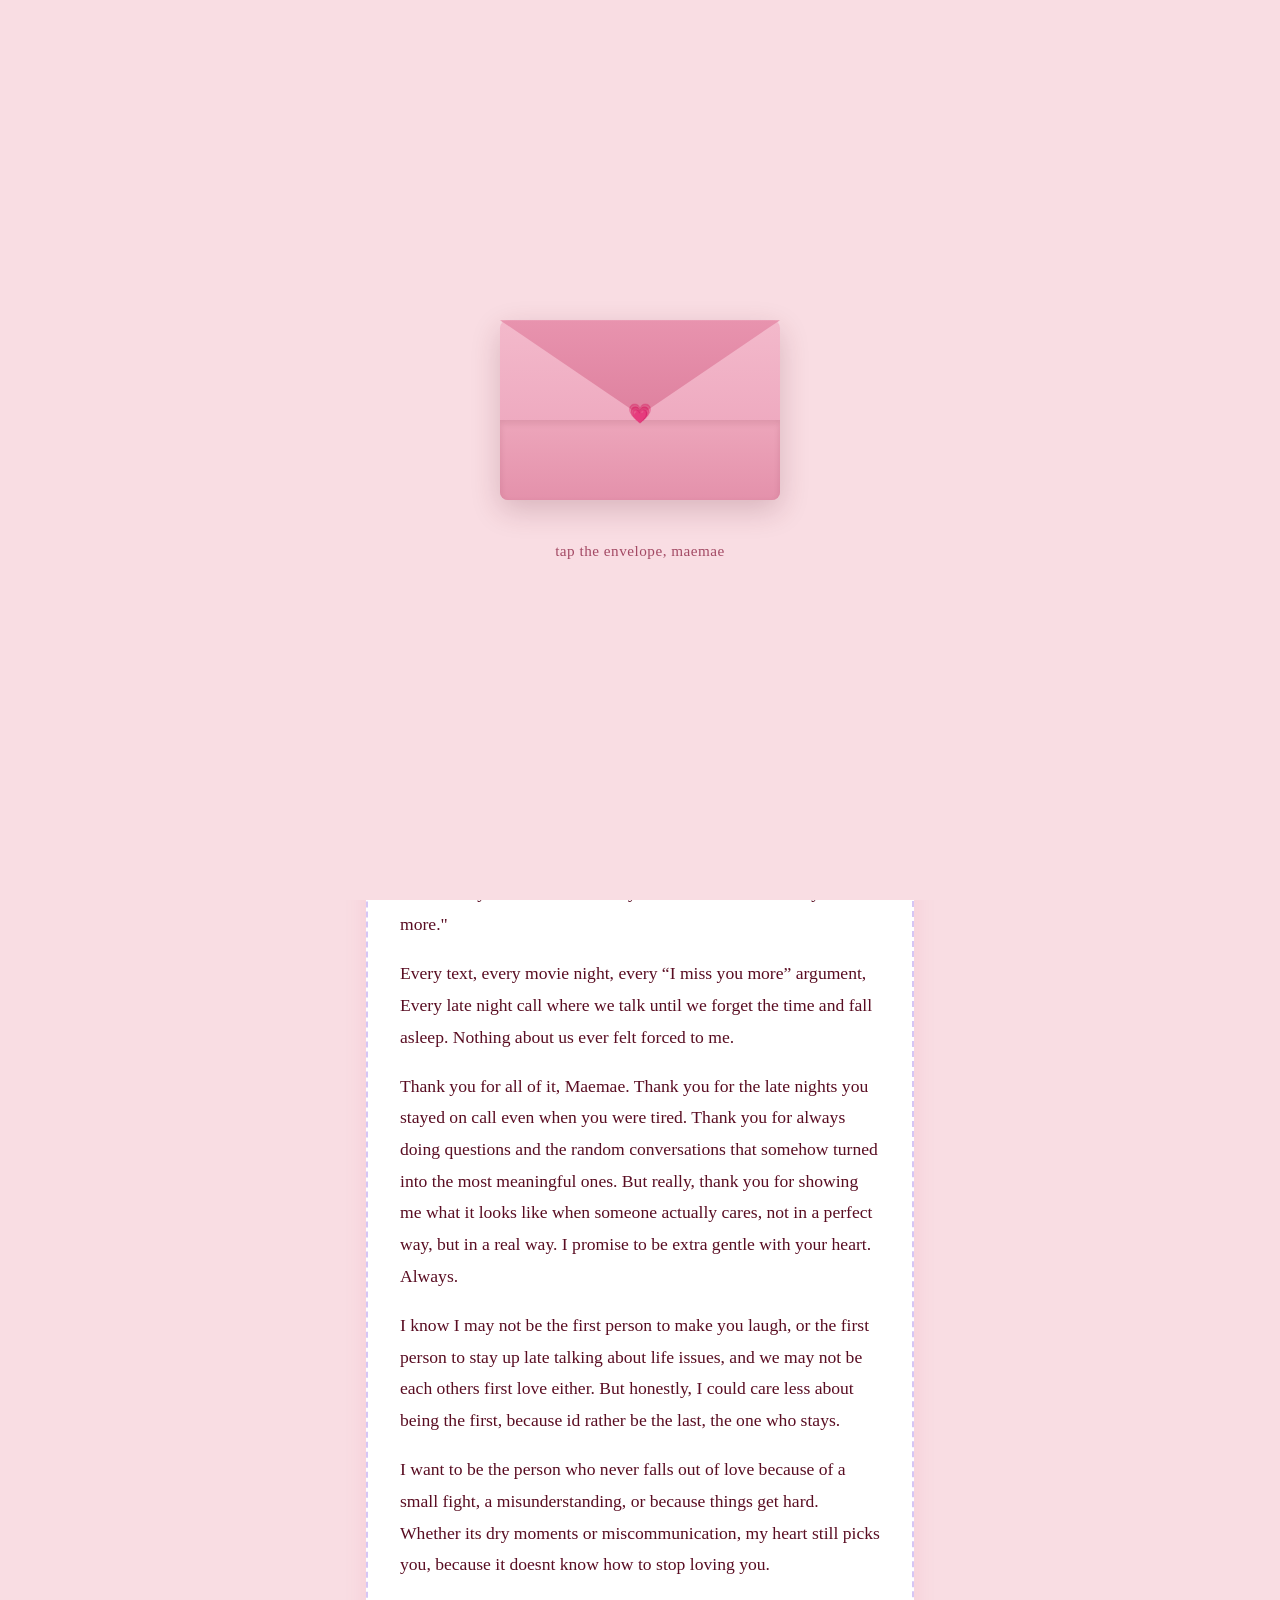
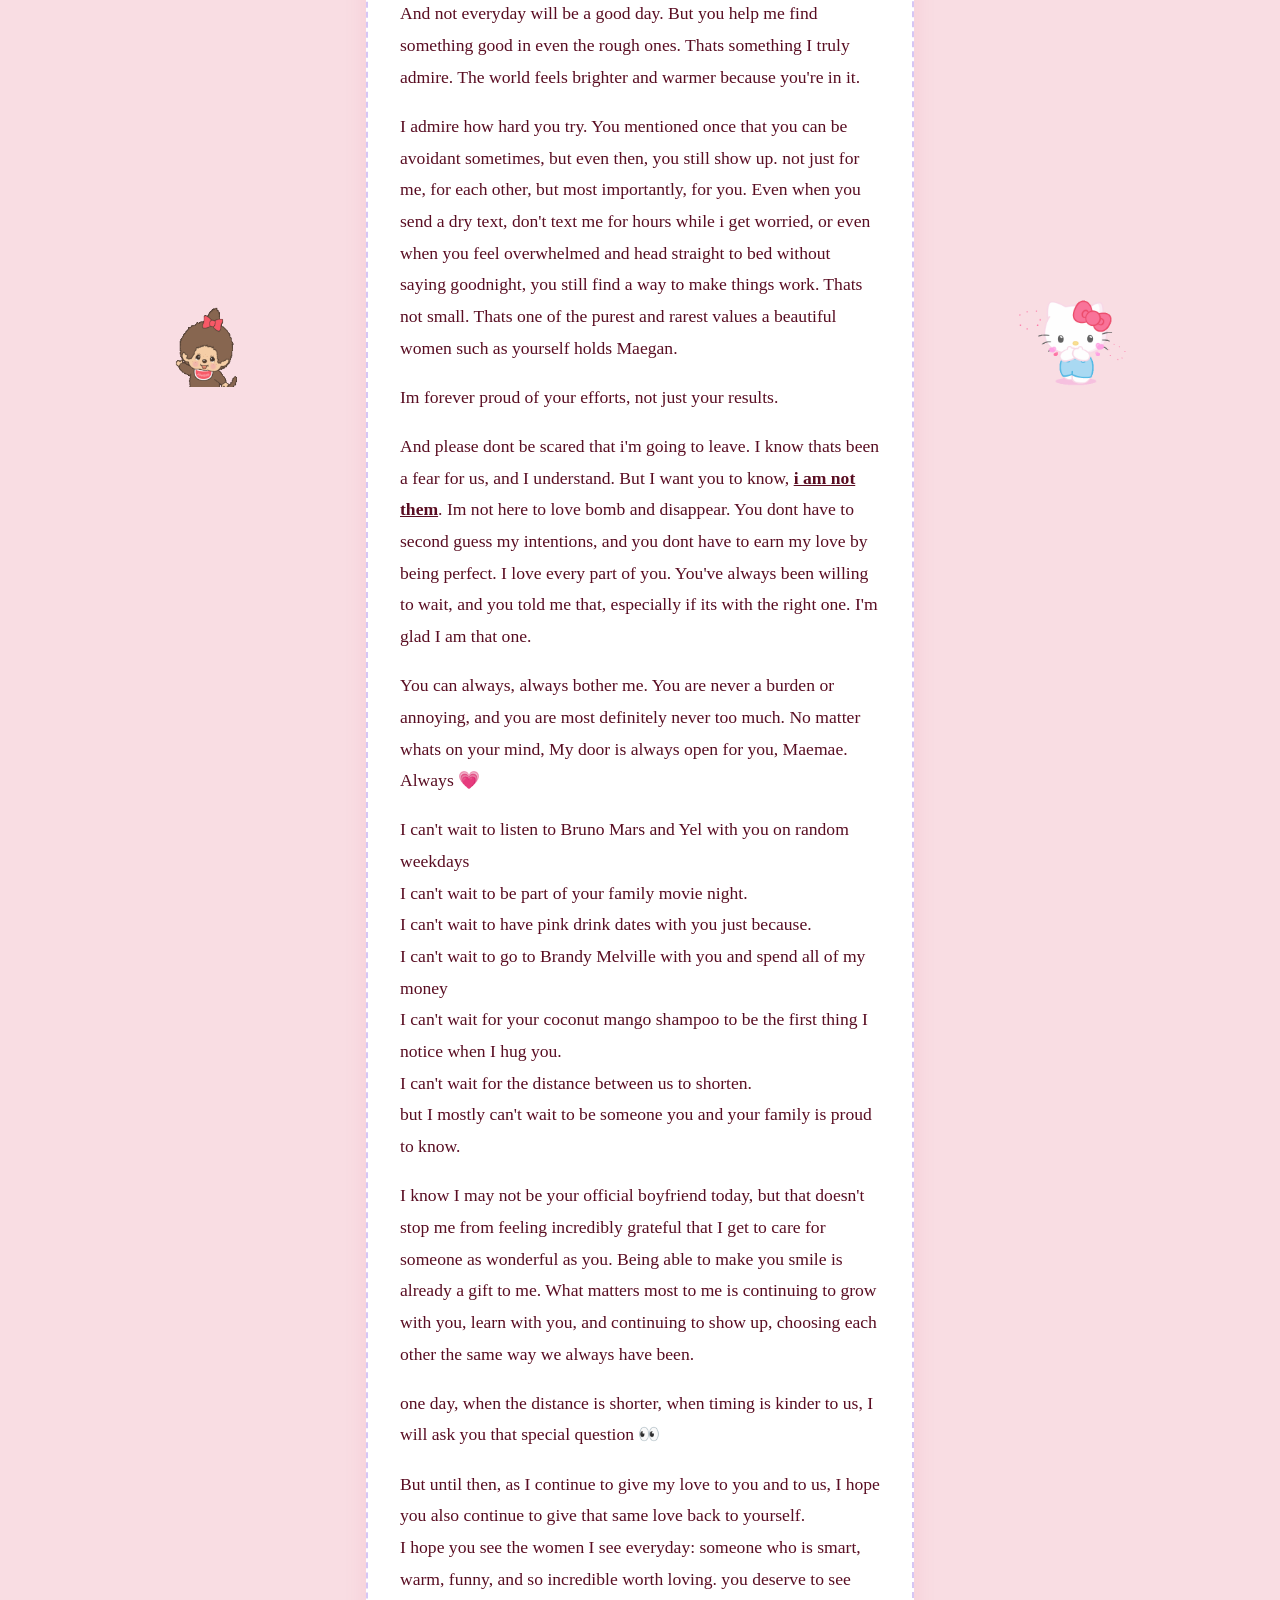
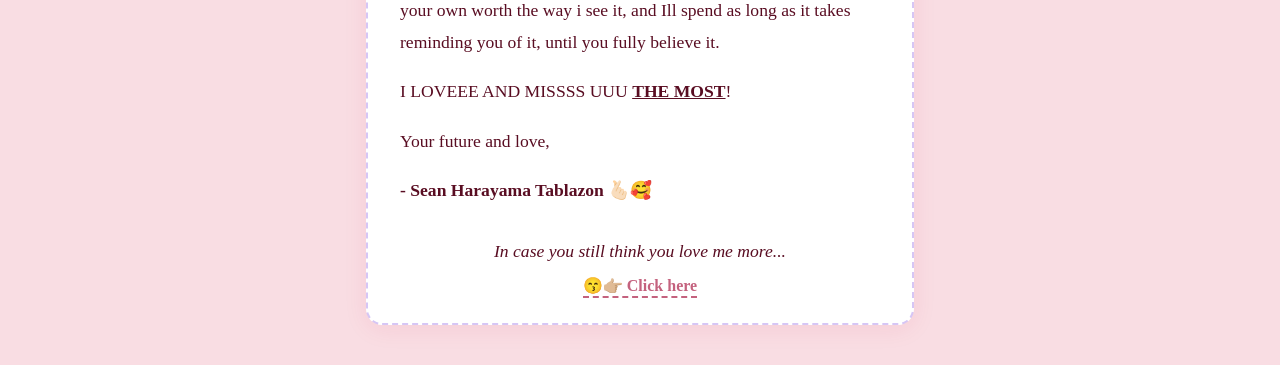
<file: index.html>
<!DOCTYPE html>
<html>
    <head>
        <title>For you maemae 🤍</title>

        <!-- this will load the google font "love light" so that h1 can be used for it-->
        <link rel="preconnect" href="https://fonts.googleapis.com">
        <link rel="preconnect" href="https://fonts.gstatic.com" crossorigin>
        <link href="https://fonts.googleapis.com/css2?family=Quicksand:wght@700&display=swap" rel="stylesheet">

        
        <!-- This connects the html to CSS file so the page creates more clean and cute format -->
        <link rel="stylesheet" href="style.css">
    </head>
    <body>

        <!-- ============================= -->
        <!-- ENVELOPE INTRO OVERLAY -->
        <!-- Sits on top of everything else until clicked, then opens and reveals the page underneath -->
        <!-- ============================= -->
        <div class="envelope-overlay" id="envelopeOverlay">
            <div class="envelope-scene">
                <div class="envelope" id="envelope">
                    <!-- solid envelope body (the base rectangle) -->
                    <div class="envelope-body"></div>
                    <!-- white letter, mostly tucked behind the pocket, just a sliver peeks out under the flap -->
                    <div class="letter-inside">
                        <span>🤍</span>
                    </div>
                    <!-- front pocket — sits on top of the letter so it reads as "inside" the envelope, not floating below it -->
                    <div class="envelope-pocket"></div>
                    <!-- the triangular flap that folds down over the top, this is what animates open -->
                    <div class="envelope-flap"></div>
                    <!-- little heart "seal" sitting at the tip of the flap -->
                    <div class="envelope-seal">💗</div>
                </div>
                <p class="envelope-hint" id="envelopeHint">tap the envelope, maemae</p>
            </div>
        </div>

        <!-- Corner Flowers: these sit in the corners -->
        <span class="corner tl">🌷</span>
        <span class="corner tr">🌹</span>

        <!-- Main title of the page -->
        <h1>Hiiii Beautiful</h1>

        <br />
        <!-- Floating hearts row -->
        <div class="hearts">
            <span>❤️</span>
            <span>🤍</span>
            <span>❤️</span>
            <span>🤍</span>
            <span>❤️</span>
        </div>

        <!-- Floating text art — the whole thing moves as one piece -->
        <!--
        <div class="float-art">
            <pre>
   ⣠⡶⢶⣦⠀⠀⠀⣠⡶⢶⣄⠀⠀⠀⠀⠀⠀⠀⠀⠀⠀⠀⠀⠀⠀⠀⠀⠀
⠀⢰⡟⠀⠀⢹⣧⠀⣸⠏⠀⠀⢻⡆⠀⠀⠀⠀⠀⠀⠀⠀⠀⠀⠀⠀⠀⠀⠀⠀
⠀⣿⠁⠀⠀⠀⢿⣴⡿⠀⠀⠀⢸⡇⠀⠀⠀⠀⠀⠀⠀⠀⠀⠀⠀⠀⠀⠀⠀⠀
⠀⣿⠀⠀⠀⠀⢸⣿⠇⠀⠀⠀⢸⡇⠀⠀⠀⠀⠀⠀⠀⠀⠀⠀⠀⠀⠀⠀⠀⠀
⠀⢿⡆⠀⠀⠀⠈⣿⠀⠀⠀⠀⣸⡇⠀⠀⠀⠀⠀⠀⠀⠀⣀⣀⡀⠀⠀⠀⠀⠀
⠀⢸⣷⠀⠀⠀⠀⠀⠀⠀⠀⢰⣟⠀⠀⠀⣀⣀⣀⣀⣀⣾⠋⠉⠹⣇⠀⠀⠀⠀
⠀⣰⡿⠀⠀⠀⠀⠀⠀⠀⠀⠀⠹⣧⣶⠞⠋⠉⠀⠈⠉⠃⠀⠀⢠⡟⠀⠀⠀⠀
⢠⡿⠀⠀⠀⠀⠀⠀⠀⠀⠀⠀⠀⢹⡇⠀⠀⠀⠀⠀⠀⠀⠀⠀⠈⠻⣦⡀⠀⠀
⣸⡇⠀⠀⠀⠀⠀⠀⠀⠀⠀⠀⠀⢘⣷⠀⠀⠀⠀⠀⠀⠀⠀⠀⠀⠀⠘⢷⣄⠀
⢿⡇⠸⣿⠀⠀⠀⠀⠀⠀⣴⣆⠀⢸⡏⠀⠀⠀⠀⠀⠀⠀⠀⠀⠀⠀⠀⠀⢻⡆
⠸⣧⡀⠀⠀⢀⣶⣶⡆⠀⠈⠁⣰⡟⠁⠀⠀⠀⠀⠀⠀⠀⢀⣀⠀⠀⠀⠀⣸⡇
⠀⠙⠻⣦⣄⣀⣀⣈⣁⣀⣤⠾⠋⠀⠀⠀⠀⠀⣀⣠⣴⡶⢿⡿⠿⠶⣶⠶⠟⠀
⠀⠀⢠⡟⠉⢙⣿⠛⠋⠉⠁⠀⠀⣀⣠⣴⠶⠟⠛⠉⠀⠀⠀⠀⠀⠀⠀⠀⠀⠀
⠀⠀⠘⢿⣤⣘⣿⡀⠀⠀⢀⣴⡿⠋⠉⠀⠀⠀⠀⠀⠀⠀⠀⠀⠀⠀⠀⠀⠀⠀
⠀⠀⠀⠀⠈⠉⠙⠛⠻⠿⠛⠉⠀⠀⠀⠀⠀⠀⠀⠀⠀⠀⠀⠀⠀⠀⠀⠀⠀⠀
            </pre>
        </div>
        -->

        <!-- The GIF above the letter card (MIFFY) -->
        <div class="above-gif">
            <img src="miffy.gif" alt="miffy gif">
        </div>

        <div class="card-wrapper">
            <!-- Left Side GIF (MILK AND MOCHA)-->
            <img class="side-gif" 
            src="monchhichi-love-you.gif"
            alt="monchhichi">

            <!-- entire letter text itself -->
            <div class="letter">

                <h3>Dear Maegan Li,</h3><br /><br />
            
                <p>
                    This is your future and forever loving nerdy bf/huband, Sean 😙😎
                </p> <br/>
                <p>
                    Happy National GF's day my love!
                </p>
                <p>
                    To be honest, I dont even know where to start, because theres just so much to talk about. 
                    you went from being such a great person in my life to becoming the most important part of it.
                </p>
                <p>
                    Its actually kind of funny, when we were still just friends catching up every now and then, we'd both talk about how hard love was. 
                    How we couldn't seem to find it. And the whole time, it was right in front of us. I love how we started as friends, 
                    how we went from "I care about you more" to "I miss you more" to now "I love you more."
                </p>
                <!-- 
                <p>
                    Even with the distance between the two of us, you've made things feel close.
                    I love how honest we both are with each other. The fact that we can still talk about anything, 
                    reassure each other more and more, and be patient with one another means so much more than you probably realize.
                </p>
                -->
                <p>
                    Every text, every movie night, every “I miss you more” argument,  
                    Every late night call where we talk until we forget the time and fall asleep. Nothing about us ever felt forced to me. 
                </p>
                <!--- lines archived in paragraph below:
                    Thank you for being the reason I wanna wake up two hrs early to catch you before u start ur day. 

                -->
                <p>
                    Thank you for all of it, Maemae. Thank you for the late nights you stayed on call even when you were tired. 
                    Thank you for always doing questions and the 
                    random conversations that somehow turned into the most meaningful ones. 
                    But really, thank you for showing me what it looks like when someone actually cares, not in a perfect way, but in a real way. 
                    I promise to be extra gentle with your heart. Always.
                </p>
                <p>
                    I know I may not be the first person to make you laugh, or the first person to stay up late talking about life issues, 
                    and we may not be each others first love either. But honestly, I could care less about being the first, 
                    because id rather be the last, the one who stays. 
                </p>
                <p>
                    I want to be the person who never falls out of love because of a small fight, a misunderstanding, or because things get hard. 
                    Whether its dry moments or miscommunication,
                    my heart still picks you, because it doesnt know how to stop loving you.
                </p>
                <p>
                    And not everyday will be a good day. But you help me find something good in even the rough ones. Thats 
                    something I truly admire. The world feels brighter and warmer because you're in it.
                </p>
                <!-- 
                <p>
                    Thats actually why you remind me of a flamingo. <br/>
                    Remember when we asked each other what animal reminded us of each other?
                </p>
                <p>
                    It probably sounds random at first, but 
                    their colors are soft but vibrant, and no matter their environment, they naturally catch your attention, 
                    and they do it just by being exactly who they are. Thats when I knew one thing: Loving you felt natural.
                </p>
                -->
                <p>
                    I admire how hard you try. You mentioned once that you can be avoidant sometimes, 
                    but even then, you still show up. not just for me, for each other, but most importantly, for you. 
                    Even when you send a dry text, don't text me for hours while i get worried, or even when you feel overwhelmed and 
                    head straight to bed without saying goodnight, 
                    you still find a way to make things work. 
                    Thats not small. Thats one of the purest and rarest values a beautiful women such as yourself holds Maegan.
                </p>
                <p>
                    Im forever proud of your efforts, not just your results.
                </p>
                <p>
                    And please dont be scared that i'm going to leave. I know thats been a fear for us, and I understand. 
                    But I want you to know, <u><strong>i am not them</strong></u>. Im not here to love bomb and disappear. 
                    You dont have to second guess my intentions, and you dont have to earn my love by being perfect. I love every part of you. 
                    You've always been willing to wait, and you told me that, especially if its with the right one. I'm glad I am that one.
                </p>
                <p>
                    You can always, always bother me. You are never a burden or annoying, and you 
                    are most definitely never too much. No matter whats on your mind,  My door is always open for you, Maemae. Always 💗
                </p>
                <!-- I'd rather have 
                    you tell me whats in your heart than sit with it alone.
                <p>
                    And I hope you know, Im not saying all of this just to sound sweet or to make some perfect love letter. 
                    but because my heart knows the right things to say when it involves you. 
                    what i say may not always sound perfect, but its pure and honest. And maybe thats what makes it perfect. 
                    Every word comes from the real me, 
                    the me that wants to cherish you with love and appreciation, and celebrate all of your moments, big and small.
                </p>
                -->
                <p>
                    I can't wait to listen to Bruno Mars and Yel with you on random weekdays <br/>
                    <!-- I can't wait to always wait for your notifications and calls <br/> -->
                    <!-- I can't wait to argue over who gets the last Xtra Flamin Hot Cheeto during movie night. <br/> -->
                    I can't wait to be part of your family movie night. <br/>
                    <!-- I can't wait to be in each others 7 minutes.<br/> -->
                    I can't wait to have pink drink dates with you just because. <br/>
                    I can't wait to go to Brandy Melville with you and spend all of my money <br/>
                    I can't wait for your coconut mango shampoo to be the first thing I notice when I hug you.<br/>
                    <!-- I can't wait to always hold ur hand, and be by ur presence <br/> -->
                    I can't wait for the distance between us to shorten. <br/>
                    but I mostly can't wait to be someone you and your family is proud to know.<br/>
                </p>
                <p> 
                    <!--
                    Throughout all of the random bullshit we go through, I want to go through it with only you. 
                    Because for once, I found someone that makes every rough moment worth getting through with. 
                    You make it feel right.
                    
                    theres nothing I want more than to spend every moment with my future girlfriend, my future wife, 
                    and the one who makes my world feel right.
                    -->
                </p>
                <p>
                    I know I may not be your official boyfriend today, 
                    but that doesn't stop me from feeling incredibly grateful that I get to care for someone as wonderful as you. 
                    Being able to make you smile is already a gift to me.
                    What matters most to me is continuing to grow with you, learn with you, 
                    and continuing to show up, choosing each other the same way we always have been.
                </p>
                <p>
                    one day, when the distance is shorter, when timing is kinder to us, I will ask you that special question 👀
                </p>
                <p>
                    But until then, as I continue to give my love to you and to us, 
                    I hope you also continue to give that same love back to yourself. <br>
                    I hope you see the women I see everyday: someone who is smart, warm, 
                    funny, and so incredible worth loving. 
                    you deserve to see your own worth the way i see it, and Ill spend as long as 
                    it takes reminding you of it, until you fully believe it.
                </p>
                <p> I LOVEEE AND MISSSS UUU <strong><u>THE MOST</u></strong>!</p>
                <p>
                    Your future and love, <br/>
                </p>

                <h3>- Sean Harayama Tablazon 🫰🏻🥰</h3>


                <div class="proof-link">
                    <p>
                        In case you still think you love me more...
                    </p>

                    <a href="proof.html"> 
                        😙👉🏼 Click here
                    </a>
                </div>
            </div> <!-- end of letter class scope -->

            <!-- right side GIF (HELLO KITTY)-->
            <img class="side-gif" 
            src="hellokittymissyou.gif"
            alt="helloKittyMissYou">
            
        </div> <!-- end of wrapper class scope -->

        <script>
            // Handles the envelope intro: click to open, then the whole overlay
            // fades away so the letter page underneath is revealed.
            const envelope = document.getElementById('envelope');
            const overlay = document.getElementById('envelopeOverlay');
            const hint = document.getElementById('envelopeHint');

            envelope.addEventListener('click', () => {
                // prevent double-clicking from restarting the animation
                if (envelope.classList.contains('open')) return;

                envelope.classList.add('open');
                hint.style.opacity = '0';

                // wait for the flap + letter animation to finish, then fade the whole overlay out
                setTimeout(() => {
                    overlay.classList.add('fade-out');
                }, 1400);

                // after the fade finishes, remove the overlay from the page completely
                // so it doesn't block clicks/scrolling on the letter underneath
                setTimeout(() => {
                    overlay.style.display = 'none';
                }, 2200);
            });
        </script>
    </body>
</html>
</file>
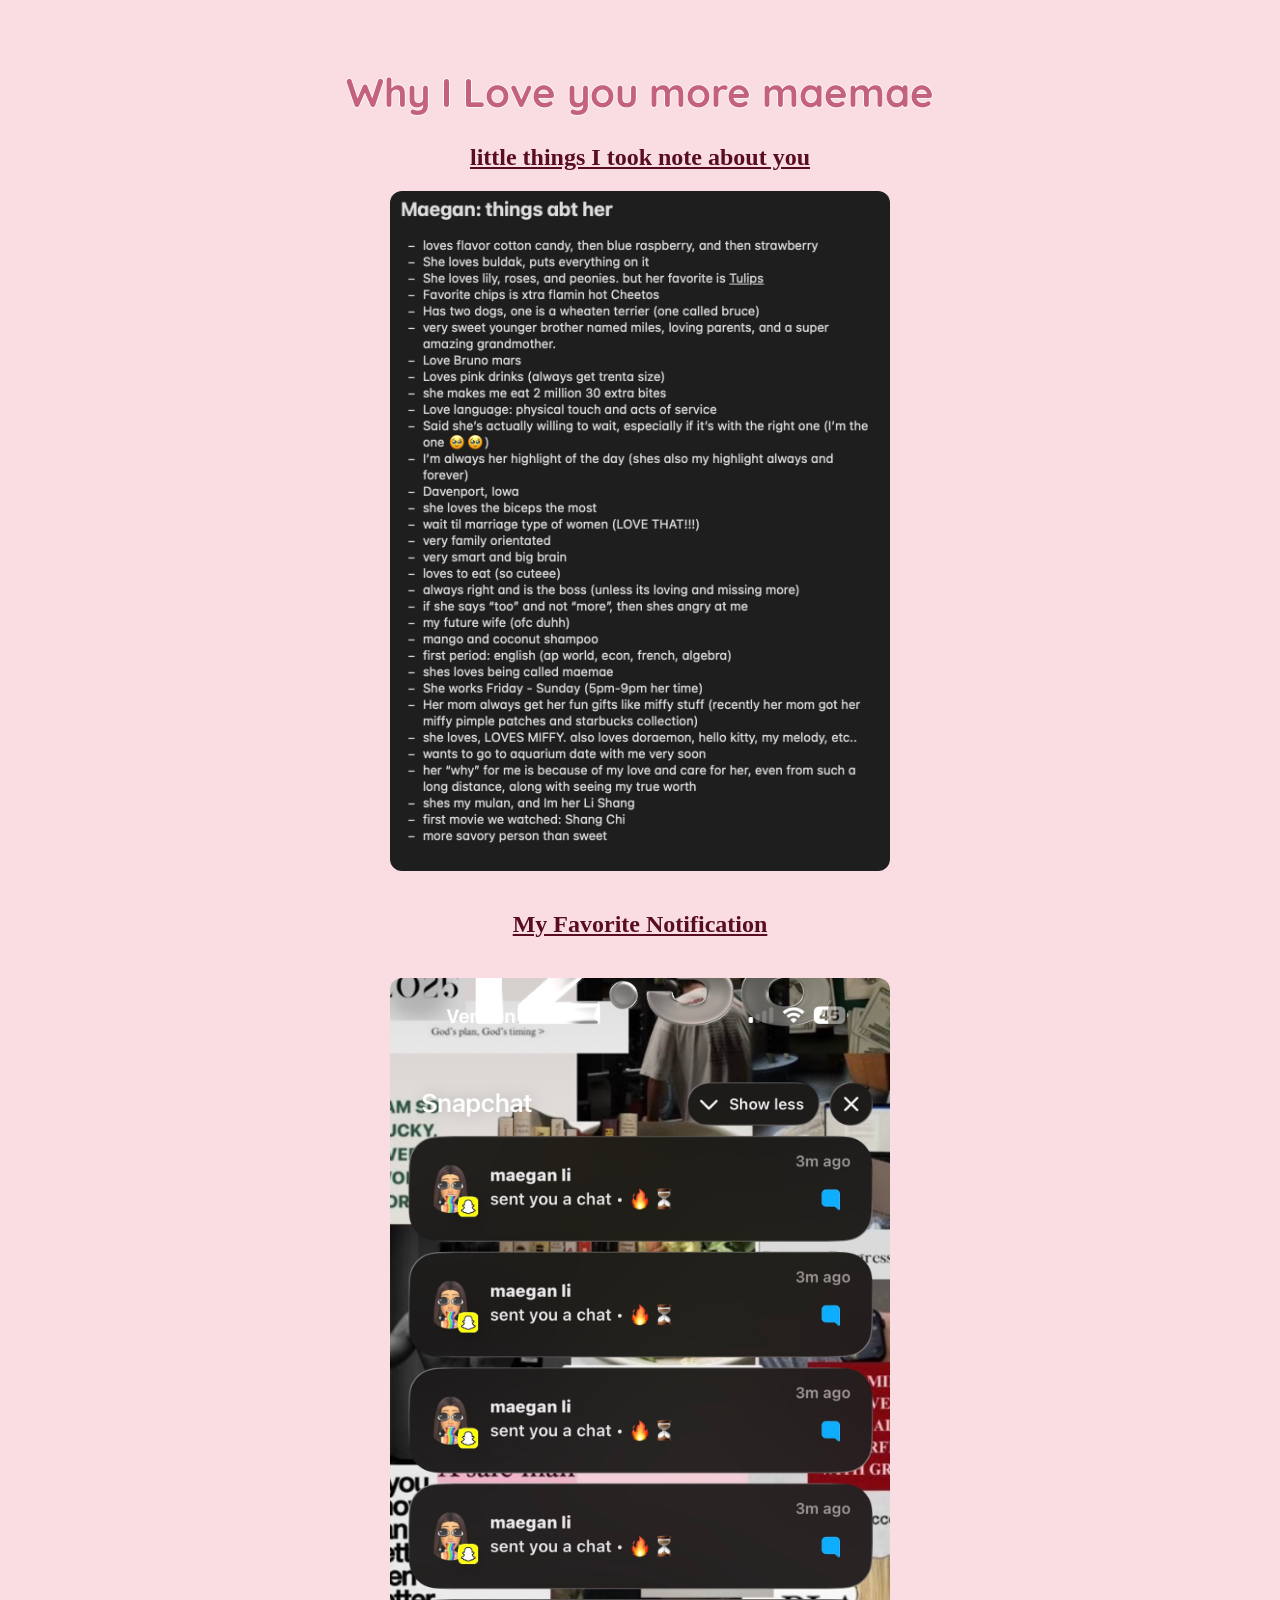
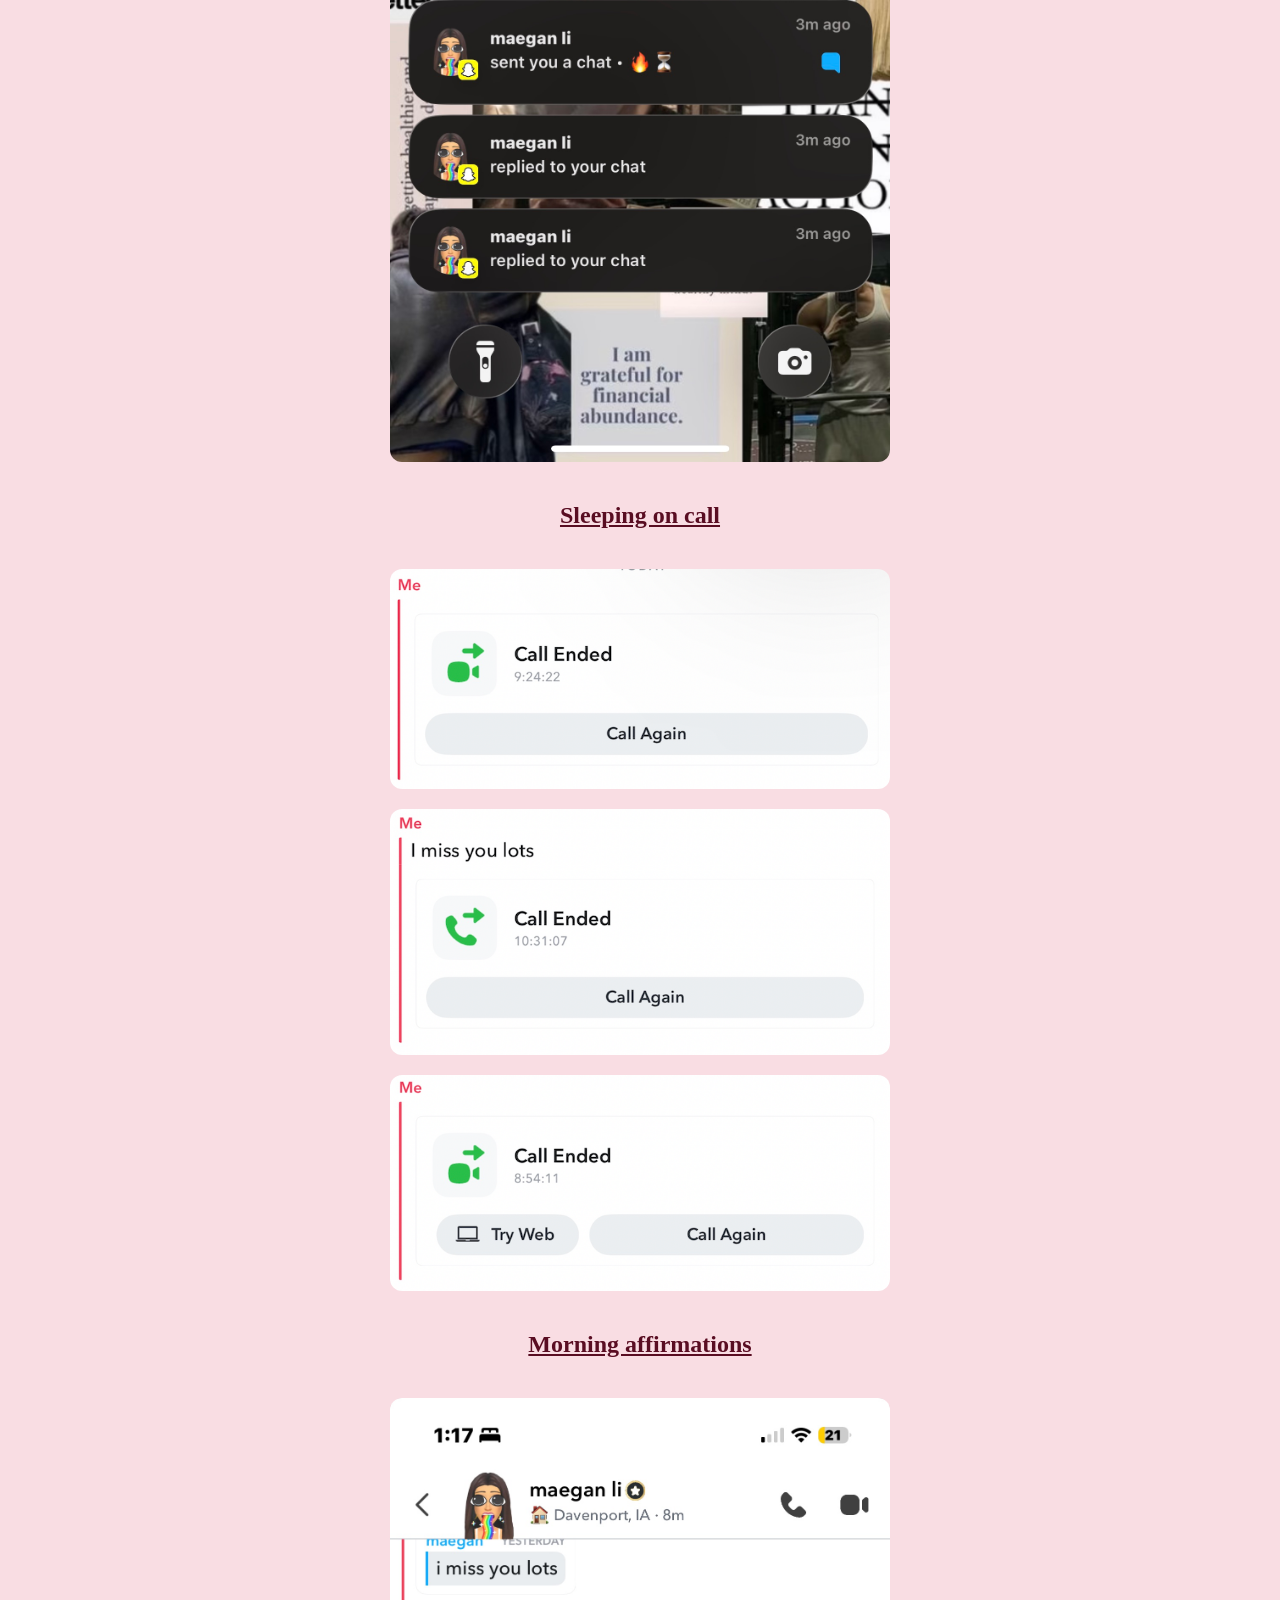
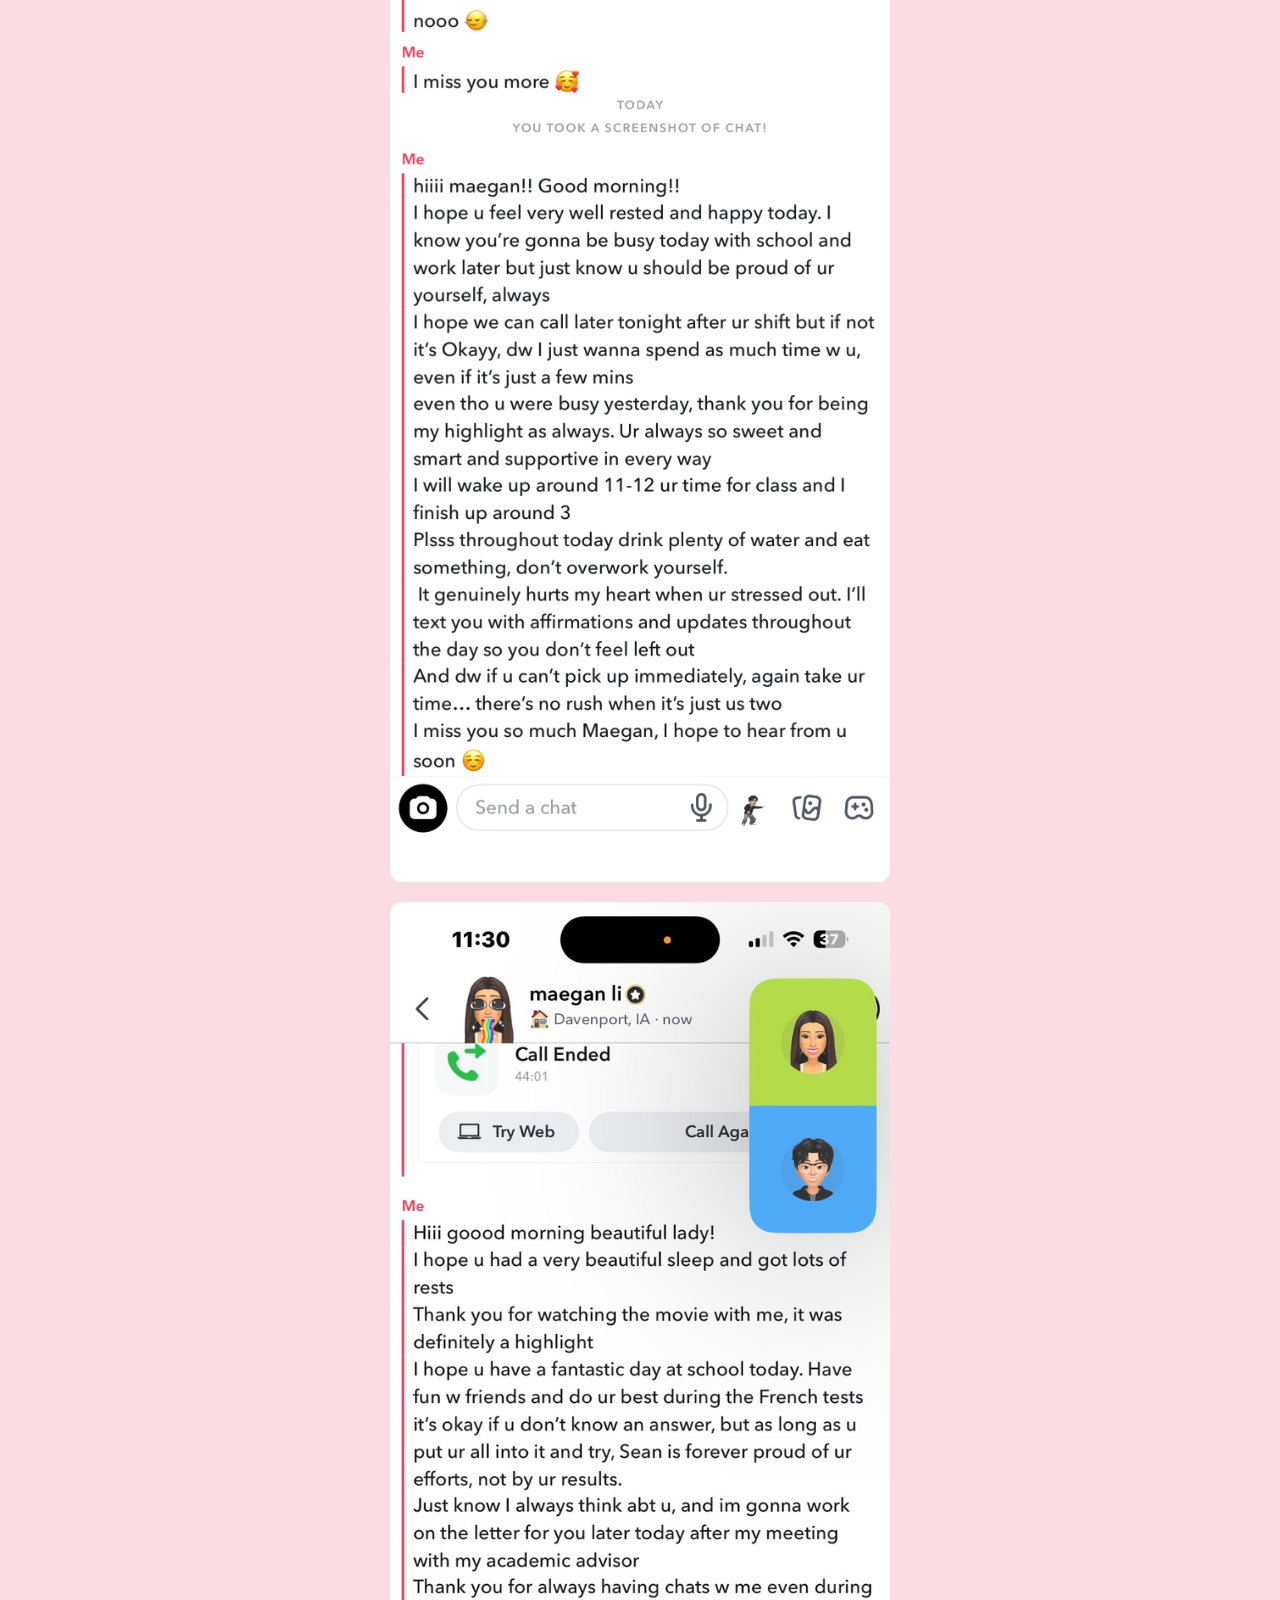
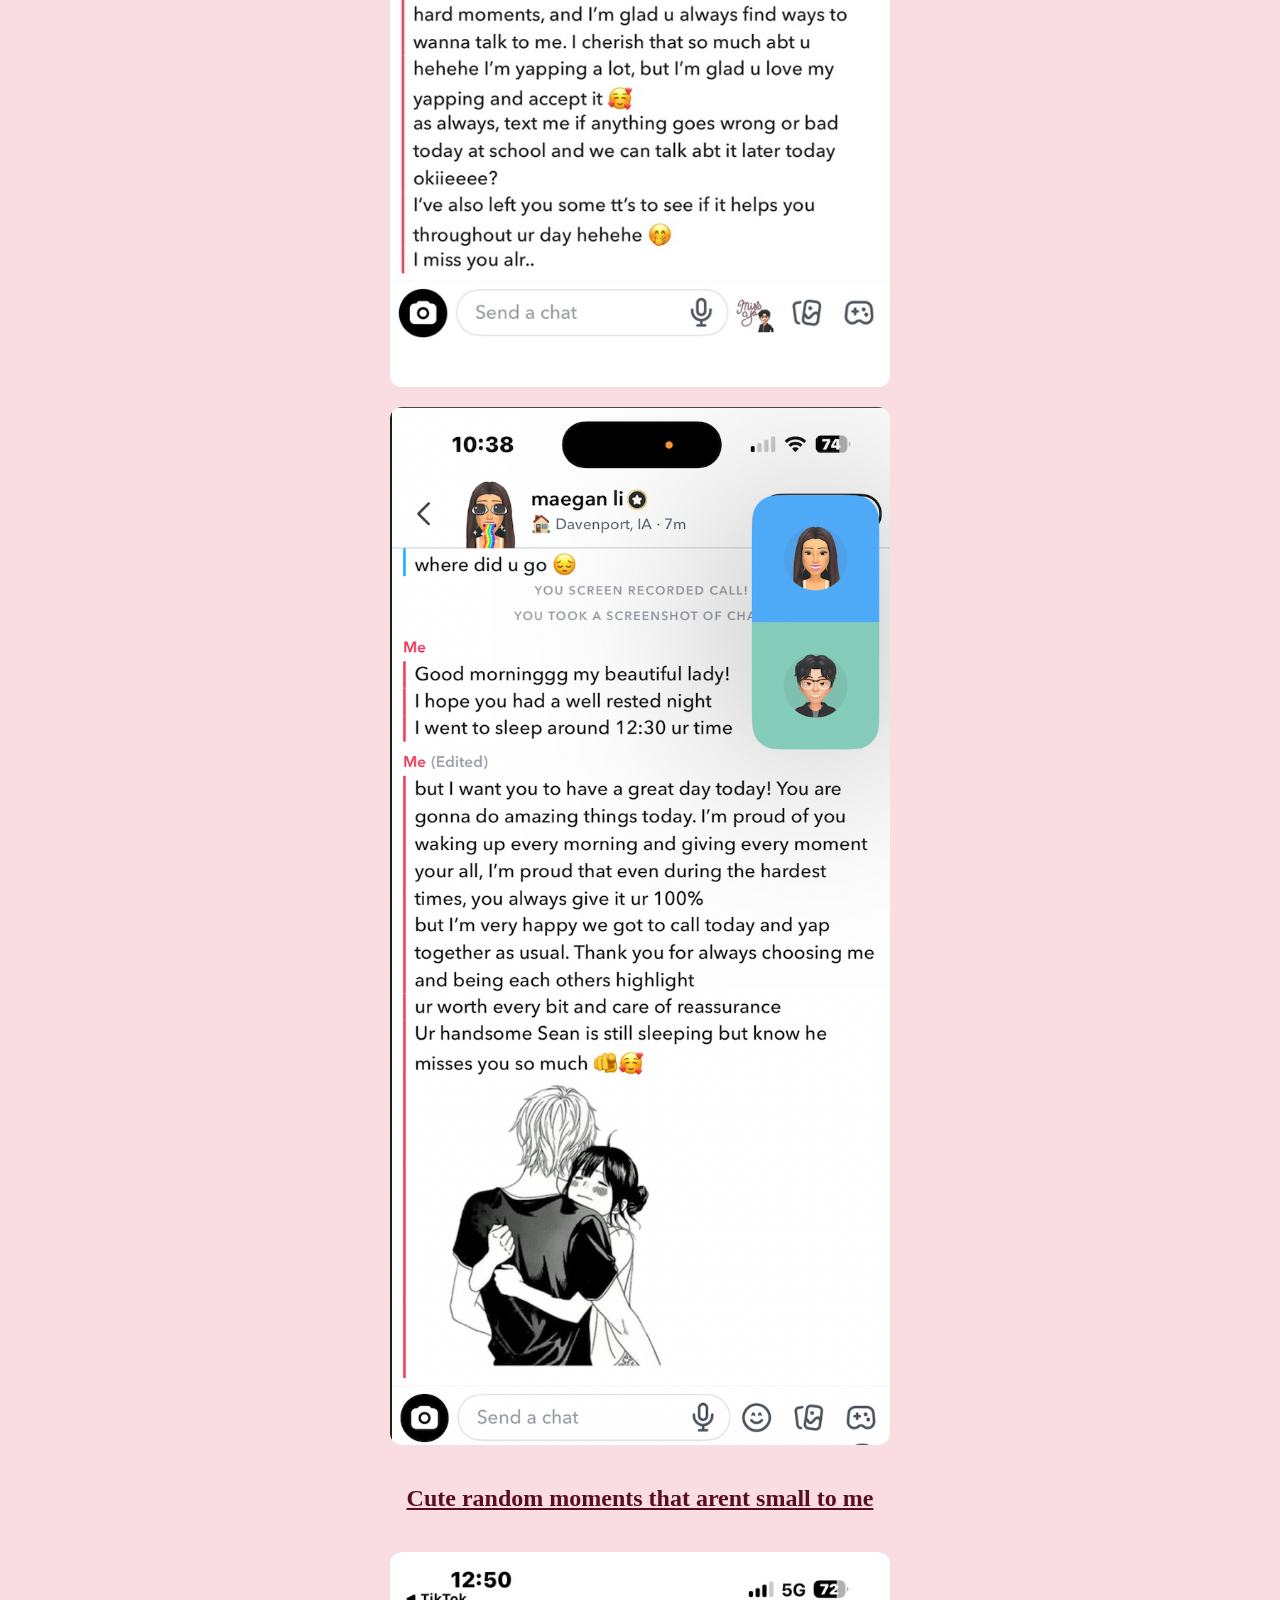
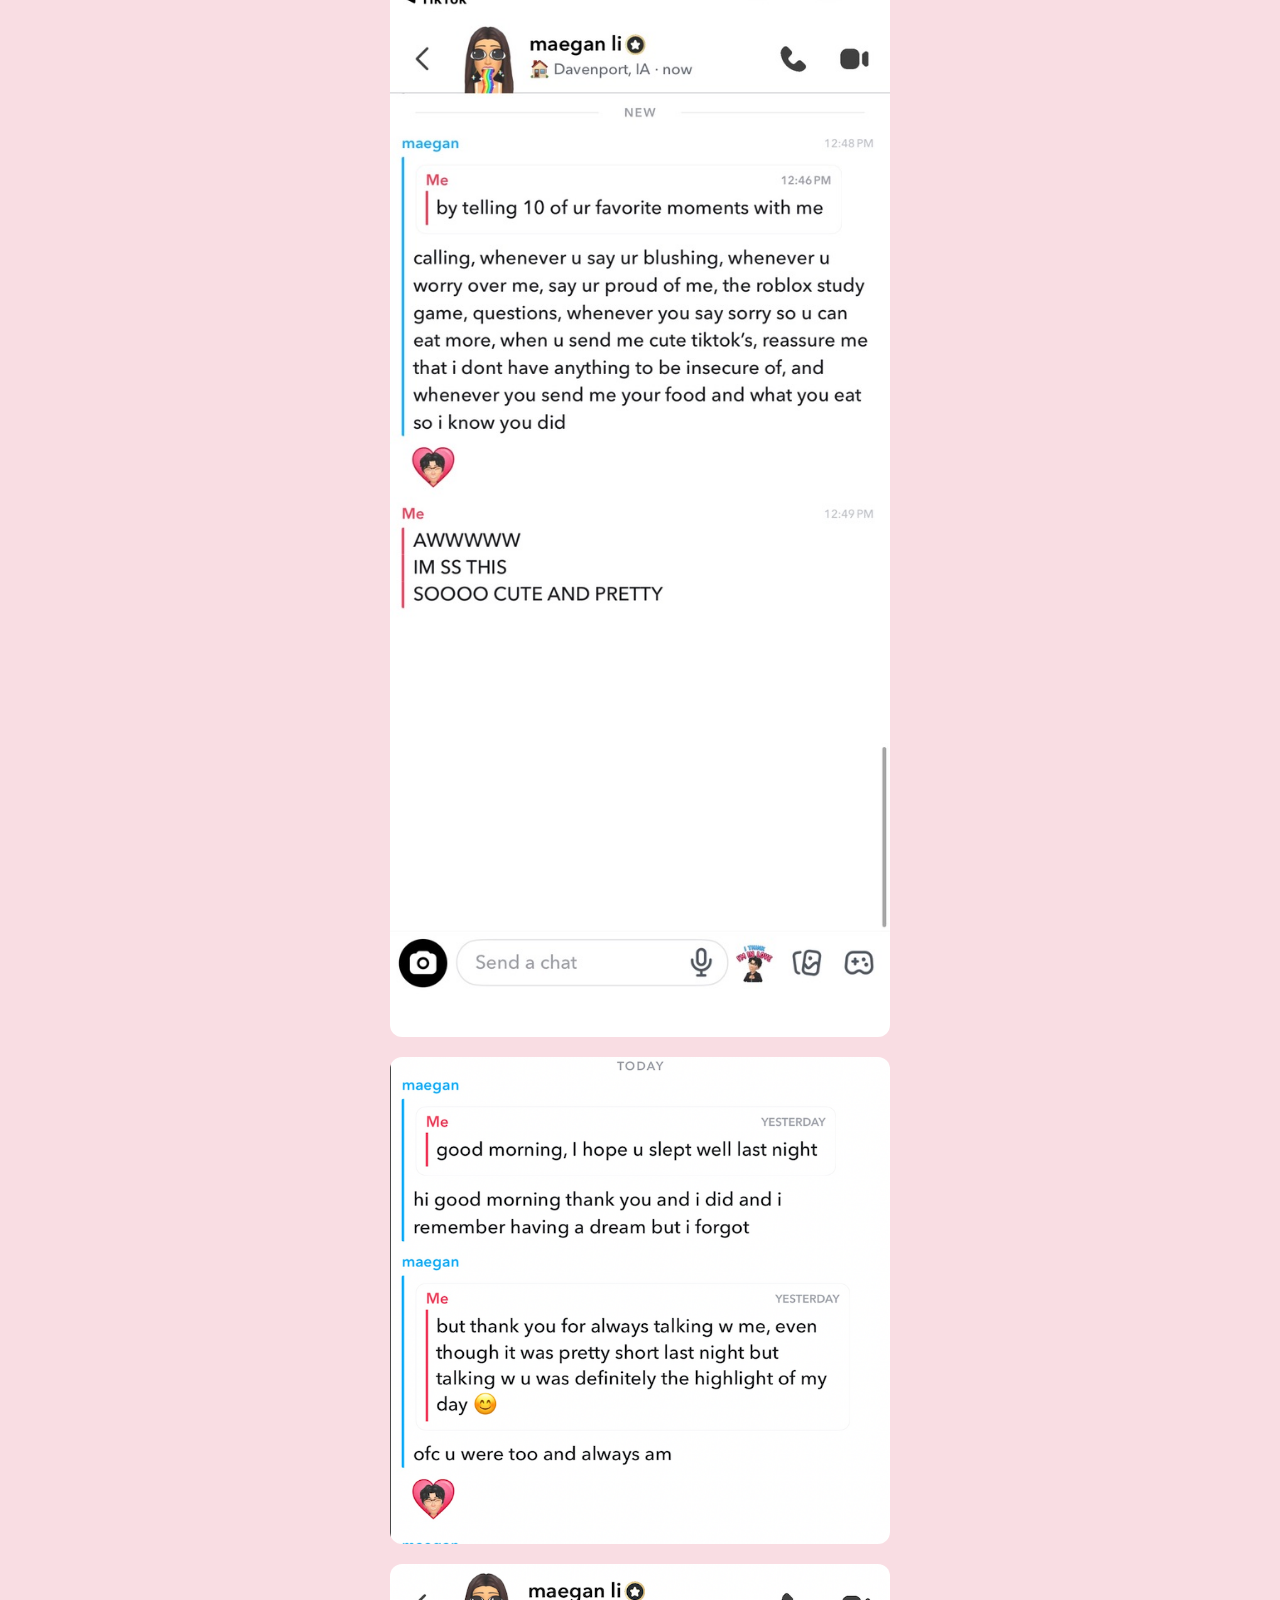
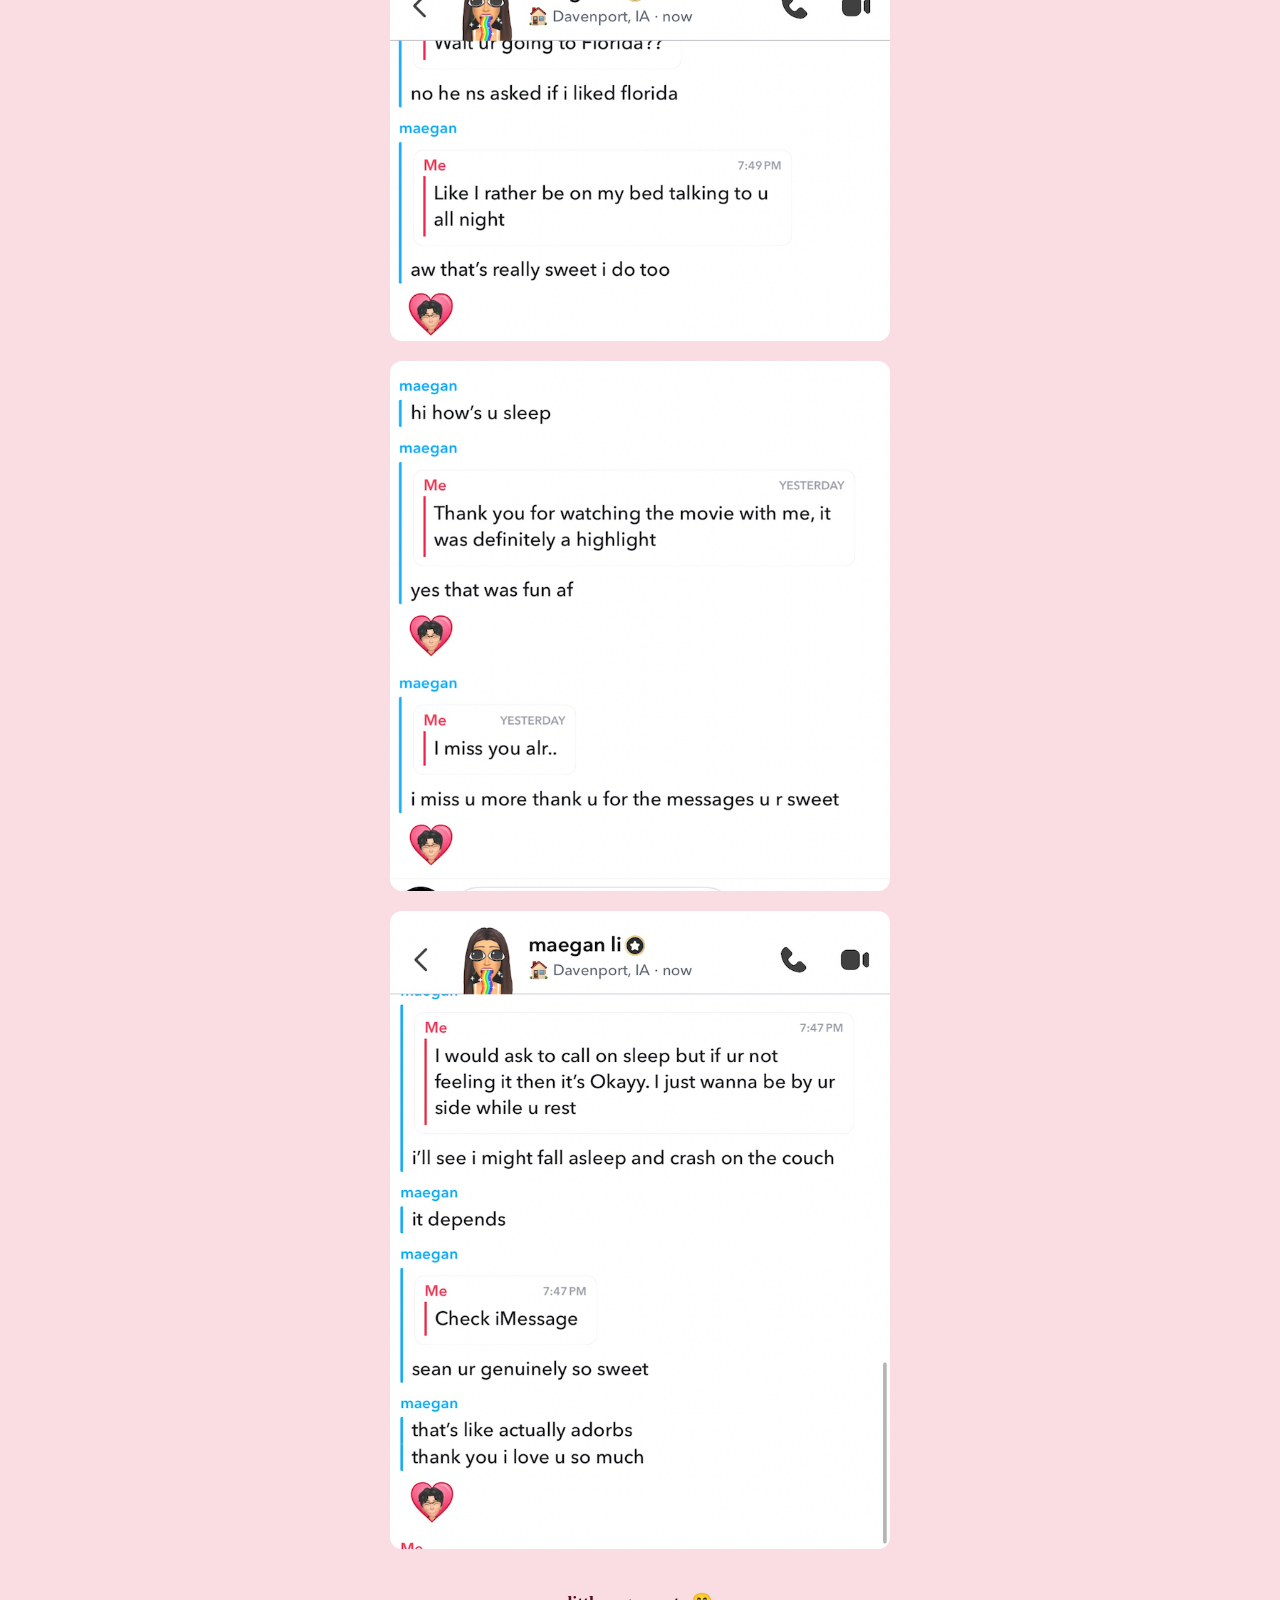
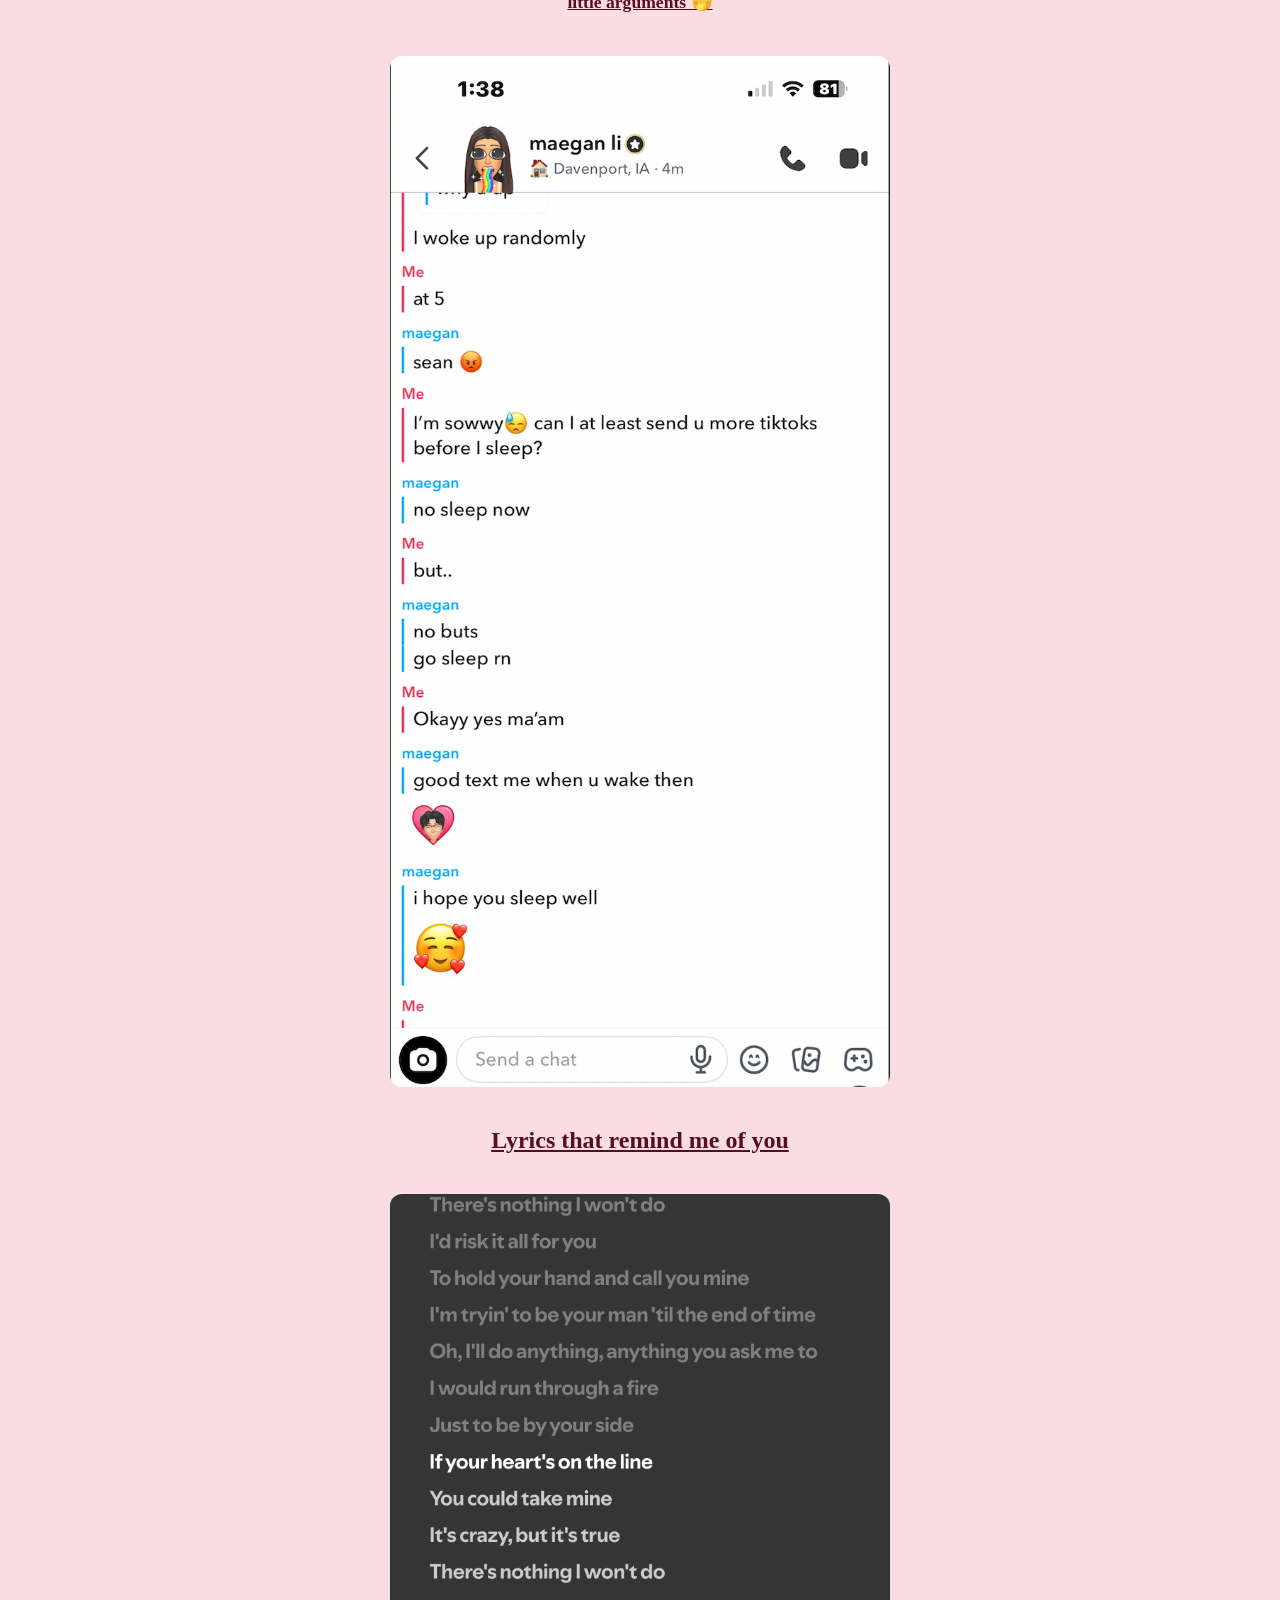
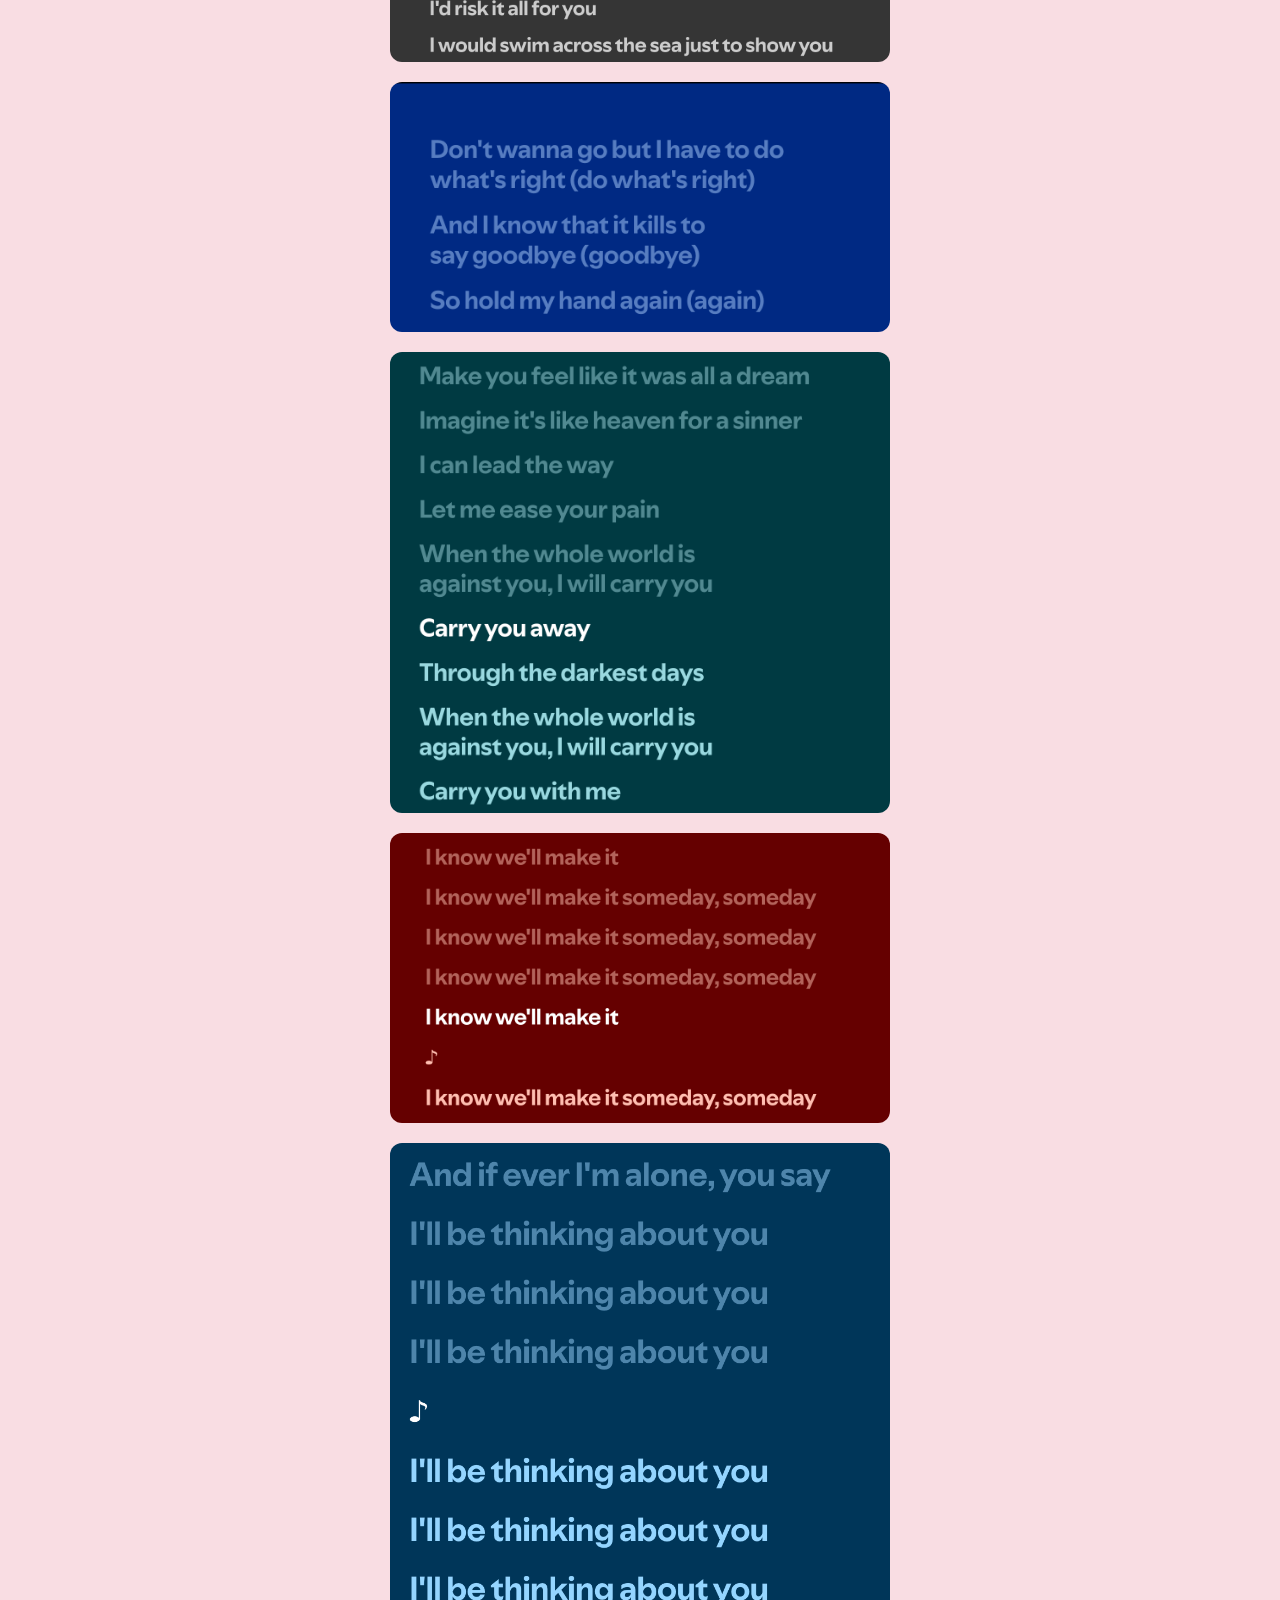
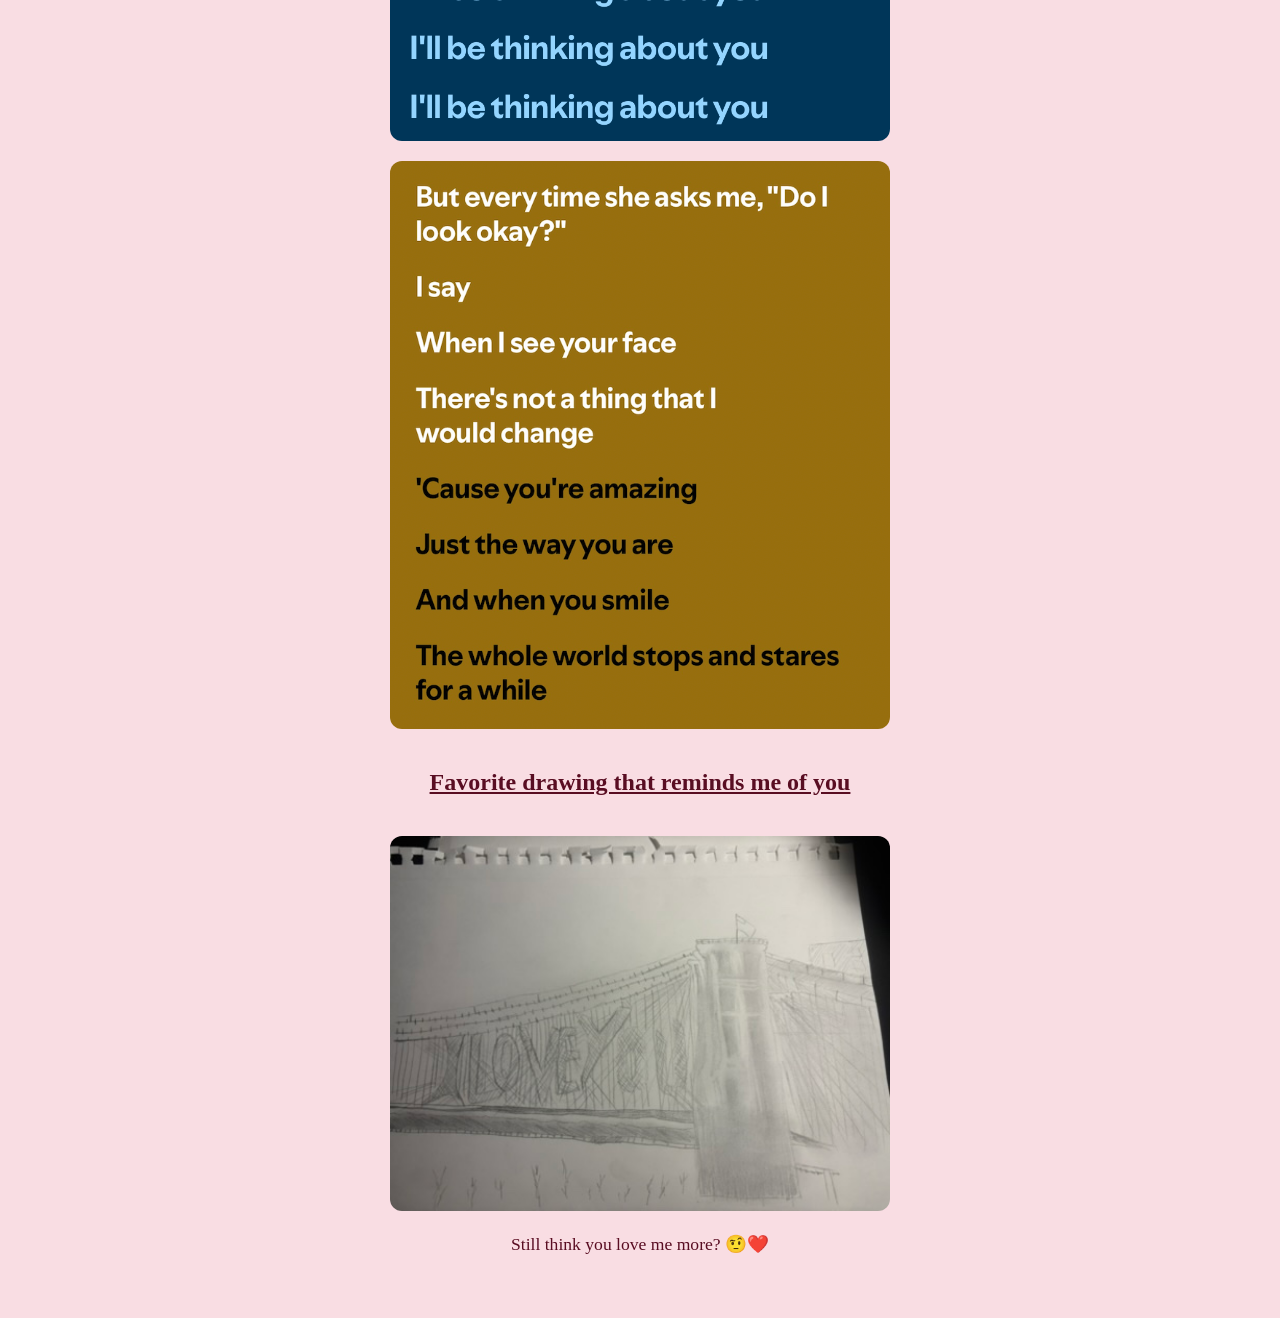
<file: proof.html>
<!DOCTYPE html>
<html>
<head>
    <title>Evidence 🤍</title>
    <link rel="stylesheet" href="style.css">
</head>
<body>

    <h1>Why I Love you more maemae</h1>

    <link rel="preconnect" href="https://fonts.googleapis.com">
    <link rel="preconnect" href="https://fonts.gstatic.com" crossorigin>
    <link href="https://fonts.googleapis.com/css2?family=Quicksand:wght@700&display=swap" rel="stylesheet">

    <h2 style="text-align:center;">
        <u>little things I took note about you</u>
    </h2>

    <div class="gallery">

        <img src="MaeganListOfThings.png" alt="ListofThingsAboutMaegan">

        <h2><u>My Favorite Notification</u></h2>
        <img src="messages-1.jpeg" alt="messages-1"> <!-- Notification -->

        <h2><u>Sleeping on call</u></h2>
        <img src="9hrCall.png" alt="screenshotOf9HrsCall">
        <img src="10hrCall.png" alt="screenshotOf10HrsCall">
        <img src="8hrCall.png" alt="screenshotOf8HrsCall">

        <h2><u>Morning affirmations</u></h2>
        <img src="messages-3.jpeg" alt="messages-3">
        <img src="messages-4.jpeg" alt="messages-4">
        <img src="Messages-5.png" alt="messages-5">

        <h2><u>Cute random moments that arent small to me</u></h2>
        <img src="messages-2.jpeg" alt="messages-2">
        <img src="AlwaysFavMemory.png" alt="FavoriteMemory">
        <img src="LittleMoments-1.png" alt="LittleMoments-1">
        <img src="LittleMoments-2.png" alt="LittleMoments-2">
        <img src="LittleMoments-4.png" alt="LittleMoments-4">
            <h3><u>little arguments 🤭</u></h3>
        <img src="MaeganUpset.png" alt="MaeganUpset">

        <h2><u>Lyrics that remind me of you</u></h2>
        <img src="Lyrics-1.png" alt="Lyrics-1">
        <img src="Lyrics-2.png" alt="Lyrics-2">
        <img src="Lyrics-3.png" alt="Lyrics-3">
        <img src="Lyrics-4.png" alt="Lyrics-4">
        <img src="Lyrics-5.png" alt="Lyrics-5">
        <img src="Lyrics-6.png" alt="Lyrics-6">


        <h2><u>Favorite drawing that reminds me of you</u></h2>
        <img src="SpiderManILoveYou.jpeg" alt="BrooklynBridge-Tasm2ILoveYou">

    </div>

    <p style="text-align:center;">
        Still think you love me more? 🤨❤️
    </p>

</body>
</html>
</file>
<file: style.css>
/*
 Body - The whole page background
*/

body {
    background-color: #f9dde3; /* soft pink background for whole page*/
    font-family: Georgia, serif;
    color: #590D22;
    max-width: 1000px;
    margin: 0 auto;
    padding: 40px 20px; /* breathing room at top/bottom and sides */
    position: relative; /* needed so corner flowers know where to anchor */ 
}

/*
    Corner Flowers

    position: absolute means "place me at the exact coords on page"

    px are showing distance from top and side edges
*/
.corner { position: absolute; font-size: 28px; }
.tl { top: 12px; left: 16px; }
.tr { top: 12px; right: 16px; } 

/* h1: the main page title */
h1 {
    font-family: 'Quicksand', cursive; /* Google font loaded into HTML */
    font-size: 2.5rem; /* relative size */
    text-align: center; /* putting title aligned to the center */
    color: #c4627e; /* deep pink fill color of the letters */
    -webkit-text-stroke: 1.5px #ffffff; /* draws a lighter pink outline around the letters*/
    paint-order: stroke fill; /* making sure the filling sits on top of the stroke */
}

h3 {
    font-size: 1.1rem; /* slightly bigger than the default size */
    line-height: 1.8; /* space gap in between lines so its easy to read */
}

/* paragraph text inside the letter */
p {
    font-size: 1.1rem; /* slightly bigger than the default size */
    line-height: 1.8; /* space gap in between lines so its easy to read */
}

/* all GIF SETTINGS */
.above-gif {
    text-align: center; /* centers the gif horizontally */
    margin-bottom: 16px; /* gap between gid and the card below row */
}

.above-gif img {
  width: 130px;          /* controls how big the gif appears — change this freely 80 original */
  height: auto;         /* keeps the gif proportional when you resize width */
}

/* Card wrapper - flex container that puts (left gif | card letter | right gif) in one row */
.card-wrapper {
  display: flex;          /* lines children up side by side */
  align-items: center;    /* vertically centers the gifs with the card */
  gap: 16px;              /* space between the gifs and the card */
}

/* side GIF (LEFT AND RIGHT GIFS of card letter) */
.side-gif {
  width: 130px;       /* how wide each side gif is — adjust to taste 90 original*/
  height: auto;      /* stays proportional */
  flex-shrink: 0;    /* stops the gif from squishing when the screen is small */
}


/* creating border for the letter paper to add text */
.letter {
    background: #fff; /* main color for the paper background, just white */
    border: 2px dashed #D6C6F5; /* nice little outline design with dashes */
    border-radius: 16px; /* rounds the corners of the box */
    padding: 28px 32px; /* spaces inside the card between text and edges */
    box-shadow: 0 4px 24px rgba(201, 24, 74, 0.08); /* soft pink shadow behind the card */
    max-width: 480px; /* keeps the card from getting too wide */
    margin: 0 auto; /* centers the card */
}

/* extra feature to have the three hearts floating in a loop */
.hearts {
    text-align: center; /* keeps the overall hearts aligned in*/
    font-size: 18px; /* size of the heart emoji's */
    letter-spacing: 6px; /* spaces between each heart */
    margin-bottom: 20px; /* gap between the hearts and the letter card below */
}

/* each individual heart span gets the float animation */
.hearts span {
  display: inline-block; /* needed for transform/animation to work on inline elements */
  animation: float 2.4s ease-in-out infinite;  /* runs the float animation on a loop */
}

/* delays each heart slightly so they don't all move at the same time */
.hearts span:nth-child(2) { animation-delay: .4s; }
.hearts span:nth-child(3) { animation-delay: .8s; }

/* 
   FLOAT ANIMATION
   0% = start position
   50% = middle (moved up 8px)
   100% = back to start
 */
@keyframes float {
  0%, 100% { transform: translateY(0); }    /* sitting at normal position */
  50%       { transform: translateY(-8px); } /* floated up 8 pixels */
}


/* floating text art — floats as one whole piece */
.float-art {
  text-align: center;
  margin-bottom: 16px;
}

.float-art pre {
  display: inline-block;        /* shrinks to fit the art, not the full width */
  font-size: 0.75rem;           /* adjust size — smaller = more delicate looking */
  line-height: 1.3;             /* tightens the rows so it looks like one shape */
  color: #c4627e;               /* matches your pink theme */
  animation: float 2.4s ease-in-out infinite;  /* same float animation you already have */
  margin: 0 auto;
}

/* proof html section */

.proof-link {
    text-align: center;
    margin-top: 30px;
}

.proof-link p {
    margin-bottom: 8px;
    font-style: italic;
}

.proof-link a {
    color: #c4627e;
    font-weight: bold;
    text-decoration: none;
    border-bottom: 2px dashed #c4627e;
    padding-bottom: 2px;
    transition: 0.3s;
}

.proof-link a:hover {
    opacity: 0.7;
}

.gallery {
    display: flex;
    flex-direction: column;
    gap: 20px;
    align-items: center;
}

.gallery img {
    width: 100%;
    max-width: 500px;
    border-radius: 12px;
}



/* ============================= */
/* ENVELOPE INTRO OVERLAY */
/* Covers the whole page until clicked, then opens + fades to reveal the letter underneath */
/* ============================= */

.envelope-overlay {
    position: fixed;
    inset: 0;
    background: #f9dde3; /* matches the page background so the reveal feels seamless */
    display: flex;
    align-items: center;
    justify-content: center;
    z-index: 999;
    transition: opacity 0.8s ease;
}

.envelope-overlay.fade-out {
    opacity: 0;
    pointer-events: none; /* so it stops blocking clicks once its invisible */
}

.envelope-scene {
    display: flex;
    flex-direction: column;
    align-items: center;
    gap: 22px;
}

.envelope {
    position: relative;
    width: 280px;
    height: 180px;
    cursor: pointer;
    perspective: 1000px; /* gives the flap somewhere to "fold" into when it rotates */
    overflow: visible; /* the flap needs to rotate outside the box, and the letter needs to rise above it */
}

/* the solid rectangle base of the envelope — this is what makes it read as an envelope body */
.envelope-body {
    position: absolute;
    top: 0; left: 0;
    width: 100%;
    height: 100%;
    background: linear-gradient(#f3b9cb, #eb9fb8);
    border-radius: 8px;
    box-shadow: 0 10px 30px rgba(89, 13, 34, 0.2);
    z-index: 1;
}

/* the white letter card — fully hidden until the envelope is opened, so nothing white shows beforehand */
.letter-inside {
    position: absolute;
    left: 85px;
    right: 85px;
    top: 78px;
    height: 96px;
    background: #fff;
    border-radius: 4px;
    box-shadow: 0 4px 12px rgba(0, 0, 0, 0.12);
    z-index: 2;
    display: flex;
    align-items: center;
    justify-content: center;
    font-size: 1.6rem;
    opacity: 0;
    transform: translateY(0);
    transition: transform 1s ease 0.3s, opacity 0.5s ease 0.3s;
}

/* the front pocket of the envelope — sits on top of the letter's lower half so it looks tucked inside, not floating below */
.envelope-pocket {
    position: absolute;
    left: 0; right: 0; bottom: 0;
    top: 100px;
    background: linear-gradient(#eda6bb, #e491ab);
    border-radius: 0 0 8px 8px;
    box-shadow: inset 0 3px 6px rgba(89, 13, 34, 0.12);
    z-index: 3;
}

/* the top flap — a single clean triangle folding down, using clip-path instead of the old border trick */
.envelope-flap {
    position: absolute;
    top: 0; left: 0;
    width: 100%;
    height: 108px;
    background: linear-gradient(#e893ae, #dd7f9d);
    clip-path: polygon(0 0, 100% 0, 50% 88%);
    transform-origin: top center;
    transition: transform 0.9s ease;
    box-shadow: 0 2px 6px rgba(89, 13, 34, 0.15);
    z-index: 4;
}

/* small heart seal sitting right at the tip of the flap, like a wax seal */
.envelope-seal {
    position: absolute;
    top: 82px;
    left: 50%;
    transform: translateX(-50%);
    font-size: 1.2rem;
    z-index: 5;
    transition: opacity 0.3s ease, transform 0.3s ease;
}

/* OPEN STATE — triggered by JS adding .open to #envelope on click */
.envelope.open .envelope-flap {
    transform: rotateX(180deg);
    z-index: 0; /* drops behind the body once flipped back so the letter can rise past it */
}

.envelope.open .envelope-seal {
    opacity: 0;
    transform: translateX(-50%) translateY(-16px);
}

.envelope.open .letter-inside {
    opacity: 1;
    transform: translateY(-190px) scale(1.05);
    z-index: 6; /* rises above the pocket once it's on its way out */
}

.envelope-hint {
    text-align: center;
    font-family: Georgia, serif;
    color: #a34964;
    font-size: 0.95rem;
    letter-spacing: 0.5px;
    transition: opacity 0.4s ease;
    animation: bob 1.6s ease-in-out infinite;
}

@keyframes bob {
    0%, 100% { transform: translateY(0); }
    50%      { transform: translateY(4px); }
}
</file>
